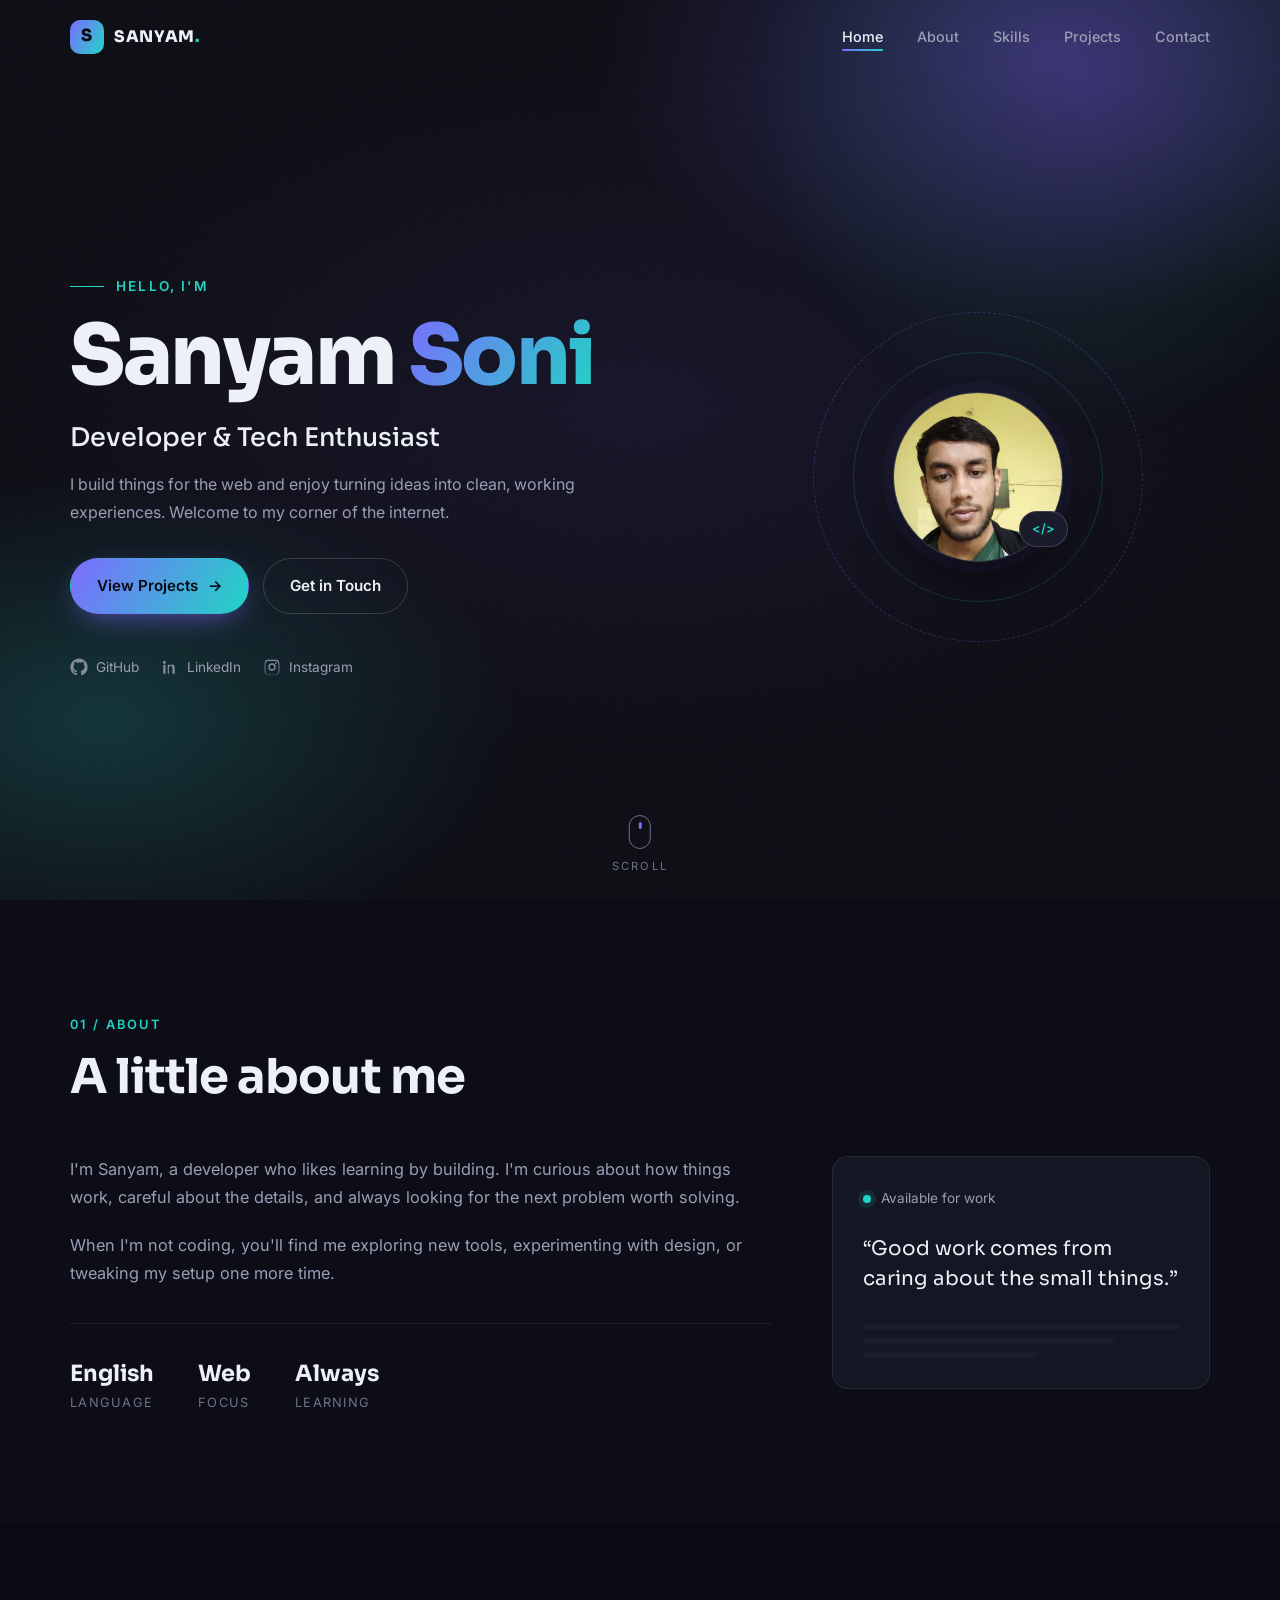
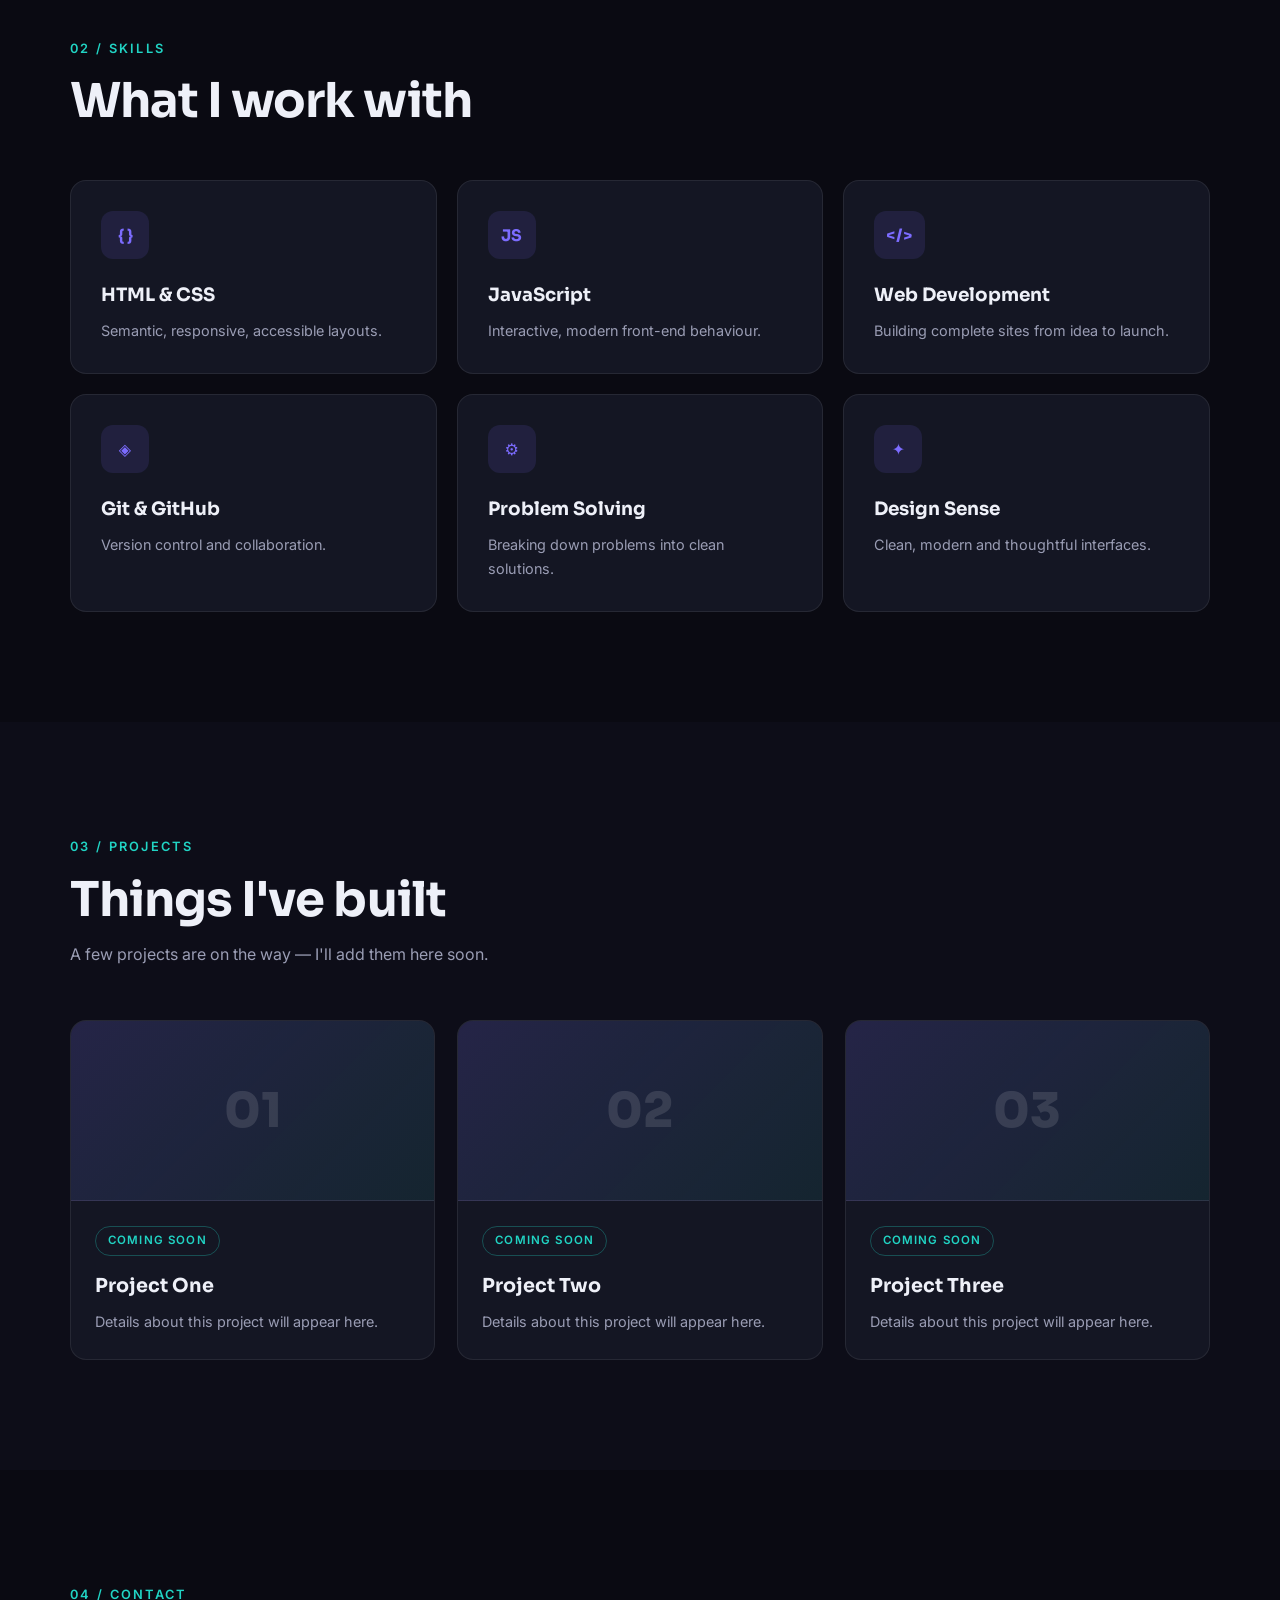
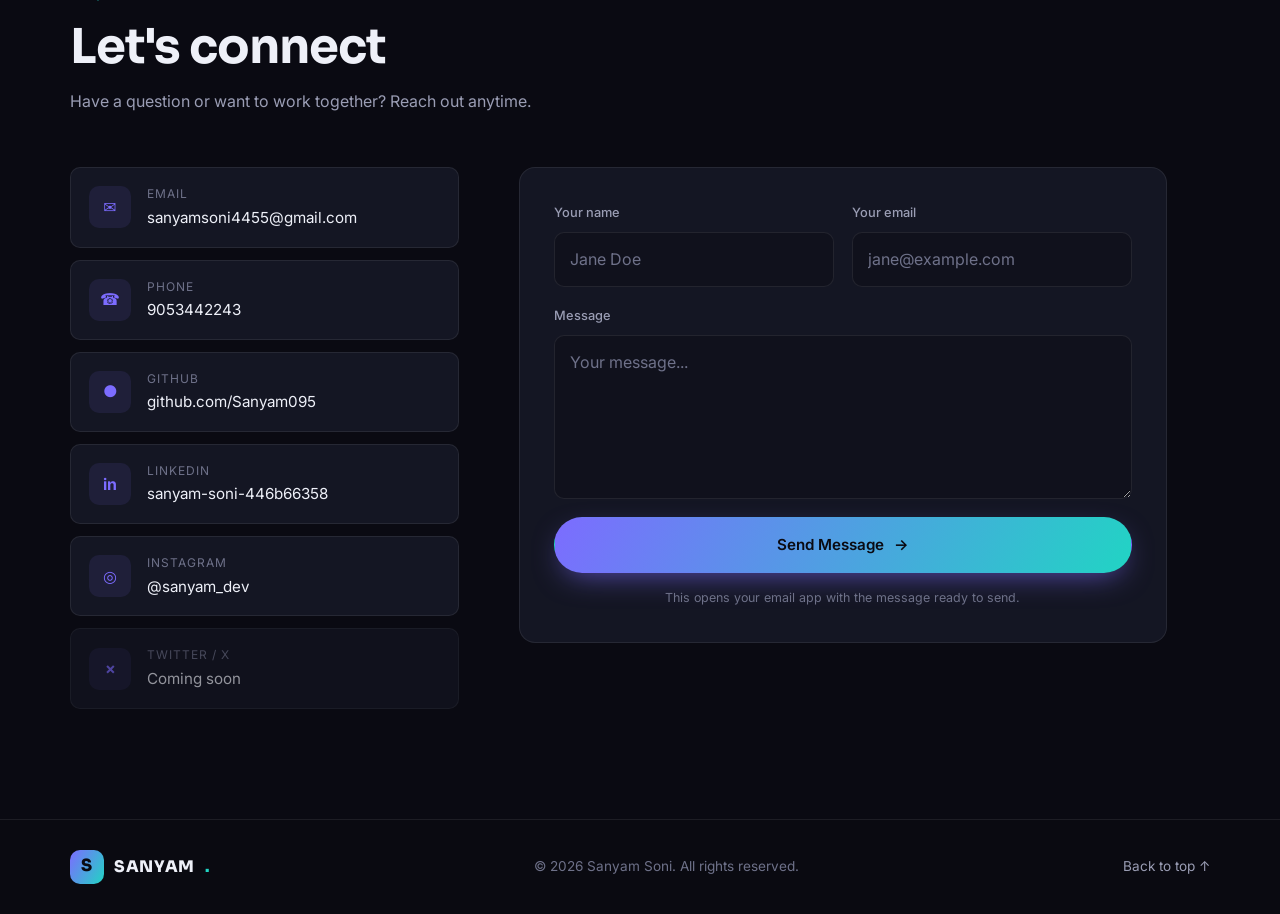
<file: my portfolio/index.html>
<!DOCTYPE html>
<html lang="en">
<head>
    <meta charset="UTF-8">
    <meta name="viewport" content="width=device-width, initial-scale=1.0">
    <meta name="description" content="Sanyam Soni — Developer & Tech Enthusiast. My personal portfolio, projects and ways to get in touch.">
    <meta name="theme-color" content="#0a0a12">
    <title>Sanyam Soni — Portfolio</title>

    <!-- Progressive enhancement: only hide reveal elements when JS is available. -->
    <script>document.documentElement.classList.add("js");</script>

    <link rel="preconnect" href="https://fonts.googleapis.com">
    <link rel="preconnect" href="https://fonts.gstatic.com" crossorigin>
    <link href="https://fonts.googleapis.com/css2?family=Sora:wght@400;500;600;700;800&family=Inter:wght@400;500;600&display=swap" rel="stylesheet">
    <link rel="stylesheet" href="style.css">
</head>
<body>
    <!-- ===== Navigation ===== -->
    <header class="site-header" id="top">
        <nav class="nav container" aria-label="Main navigation">
            <a href="#home" class="nav-logo" aria-label="Portfolio home">
                <span class="logo-mark" id="logoMark">S</span>
                <span class="logo-text"><span id="logoText">SANYAM</span><span class="logo-dot">.</span></span>
            </a>

            <button class="nav-toggle" id="navToggle" aria-label="Toggle menu" aria-expanded="false" aria-controls="navMenu">
                <span></span><span></span><span></span>
            </button>

            <ul class="nav-menu" id="navMenu">
                <li><a href="#home" class="nav-link">Home</a></li>
                <li><a href="#about" class="nav-link">About</a></li>
                <li><a href="#skills" class="nav-link">Skills</a></li>
                <li><a href="#projects" class="nav-link">Projects</a></li>
                <li><a href="#contact" class="nav-link">Contact</a></li>
            </ul>
        </nav>
    </header>

    <main>
        <!-- ===== Hero ===== -->
        <section class="hero" id="home">
            <div class="hero-glow" aria-hidden="true"></div>
            <div class="container hero-inner">
                <div class="hero-content reveal">
                    <p class="eyebrow"><span class="eyebrow-line"></span> <span id="homeLabel">Hello, I'm</span></p>
                    <h1 class="hero-title"><span id="heroFirst">Sanyam</span> <span class="gradient-text" id="heroLast">Soni</span></h1>
                    <h2 class="hero-subtitle" id="heroRole">Developer &amp; Tech Enthusiast</h2>
                    <p class="hero-desc" id="heroDescription">I build things for the web and enjoy turning ideas into clean, working experiences. Welcome to my corner of the internet.</p>
                    <div class="hero-actions">
                        <a href="#projects" class="btn btn-primary">View Projects <span aria-hidden="true">&rarr;</span></a>
                        <a href="#contact" class="btn btn-ghost">Get in Touch</a>
                    </div>
                    <div class="hero-socials" id="heroSocials">
                        <a href="https://github.com/Sanyam095" target="_blank" rel="noopener noreferrer" aria-label="GitHub"><i class="icon-gh" aria-hidden="true"></i><span>GitHub</span></a>
                        <a href="https://www.linkedin.com/in/sanyam-soni-446b66358" target="_blank" rel="noopener noreferrer" aria-label="LinkedIn"><i class="icon-in" aria-hidden="true"></i><span>LinkedIn</span></a>
                        <a href="https://www.instagram.com/sanyam_dev/" target="_blank" rel="noopener noreferrer" aria-label="Instagram"><i class="icon-ig" aria-hidden="true"></i><span>Instagram</span></a>
                    </div>
                </div>

                <div class="hero-visual reveal">
                    <div class="visual-ring ring-1"></div>
                    <div class="visual-ring ring-2"></div>
                    <div class="visual-avatar">
                        <span class="avatar-letter" id="avatarLetter">S</span>
                        <span class="avatar-badge">&lt;/&gt;</span>
                    </div>
                </div>
            </div>

            <a href="#about" class="scroll-cue" aria-label="Scroll to about section">
                <span class="mouse"><span class="wheel"></span></span>
                <span class="scroll-text">Scroll</span>
            </a>
        </section>

        <!-- ===== About ===== -->
        <section class="section about" id="about">
            <div class="container">
                <div class="section-heading reveal">
                    <span class="section-tag">01 / About</span>
                    <h2>A little about me</h2>
                </div>
                <div class="about-grid">
                    <div class="about-text reveal">
                        <div id="aboutParagraphs">
                            <p>I'm Sanyam, a developer who likes learning by building. I'm curious about how things work, careful about the details, and always looking for the next problem worth solving.</p>
                            <p>When I'm not coding, you'll find me exploring new tools, experimenting with design, or tweaking my setup one more time.</p>
                        </div>
                        <div class="about-facts" id="aboutFacts">
                            <div class="fact"><span class="fact-value">English</span><span class="fact-label">Language</span></div>
                            <div class="fact"><span class="fact-value">Web</span><span class="fact-label">Focus</span></div>
                            <div class="fact"><span class="fact-value">Always</span><span class="fact-label">Learning</span></div>
                        </div>
                    </div>
                    <div class="about-card reveal">
                        <div class="about-card-top"><span class="status-dot"></span> <span id="availabilityText">Available for work</span></div>
                        <p class="about-card-quote" id="aboutQuote">“Good work comes from caring about the small things.”</p>
                        <div class="about-card-lines"><span></span><span></span><span></span></div>
                    </div>
                </div>
            </div>
        </section>

        <!-- ===== Skills ===== -->
        <section class="section skills" id="skills">
            <div class="container">
                <div class="section-heading reveal">
                    <span class="section-tag">02 / Skills</span>
                    <h2>What I work with</h2>
                </div>
                <div class="skills-grid" id="skillsGrid">
                    <div class="skill-card reveal"><span class="skill-icon">{ }</span><h3>HTML &amp; CSS</h3><p>Semantic, responsive, accessible layouts.</p></div>
                    <div class="skill-card reveal"><span class="skill-icon">JS</span><h3>JavaScript</h3><p>Interactive, modern front-end behaviour.</p></div>
                    <div class="skill-card reveal"><span class="skill-icon">&lt;/&gt;</span><h3>Web Development</h3><p>Building complete sites from idea to launch.</p></div>
                    <div class="skill-card reveal"><span class="skill-icon">&#9672;</span><h3>Git &amp; GitHub</h3><p>Version control and collaboration.</p></div>
                    <div class="skill-card reveal"><span class="skill-icon">&#9881;</span><h3>Problem Solving</h3><p>Breaking down problems into clean solutions.</p></div>
                    <div class="skill-card reveal"><span class="skill-icon">&#10022;</span><h3>Design Sense</h3><p>Clean, modern and thoughtful interfaces.</p></div>
                </div>
            </div>
        </section>

        <!-- ===== Projects ===== -->
        <section class="section projects" id="projects">
            <div class="container">
                <div class="section-heading reveal">
                    <span class="section-tag">03 / Projects</span>
                    <h2>Things I've built</h2>
                    <p class="section-intro">A few projects are on the way — I'll add them here soon.</p>
                </div>
                <div class="projects-grid" id="projectsGrid">
                    <article class="project-card placeholder reveal"><div class="project-thumb"><span>01</span></div><div class="project-body"><span class="project-badge">Coming Soon</span><h3>Project One</h3><p>Details about this project will appear here.</p></div></article>
                    <article class="project-card placeholder reveal"><div class="project-thumb"><span>02</span></div><div class="project-body"><span class="project-badge">Coming Soon</span><h3>Project Two</h3><p>Details about this project will appear here.</p></div></article>
                    <article class="project-card placeholder reveal"><div class="project-thumb"><span>03</span></div><div class="project-body"><span class="project-badge">Coming Soon</span><h3>Project Three</h3><p>Details about this project will appear here.</p></div></article>
                </div>
            </div>
        </section>

        <!-- ===== Contact ===== -->
        <section class="section contact" id="contact">
            <div class="container">
                <div class="section-heading reveal">
                    <span class="section-tag">04 / Contact</span>
                    <h2>Let's connect</h2>
                    <p class="section-intro">Have a question or want to work together? Reach out anytime.</p>
                </div>

                <div class="contact-grid">
                    <div class="contact-details reveal" id="contactDetails">
                        <a class="contact-item" href="mailto:sanyamsoni4455@gmail.com"><span class="contact-icon">&#9993;</span><span class="contact-meta"><span class="contact-label">Email</span><span class="contact-value">sanyamsoni4455@gmail.com</span></span></a>
                        <a class="contact-item" href="tel:9053442243"><span class="contact-icon">&#9742;</span><span class="contact-meta"><span class="contact-label">Phone</span><span class="contact-value">9053442243</span></span></a>
                        <a class="contact-item" href="https://github.com/Sanyam095" target="_blank" rel="noopener noreferrer"><span class="contact-icon">&#9679;</span><span class="contact-meta"><span class="contact-label">GitHub</span><span class="contact-value">github.com/Sanyam095</span></span></a>
                        <a class="contact-item" href="https://www.linkedin.com/in/sanyam-soni-446b66358" target="_blank" rel="noopener noreferrer"><span class="contact-icon">in</span><span class="contact-meta"><span class="contact-label">LinkedIn</span><span class="contact-value">sanyam-soni-446b66358</span></span></a>
                        <a class="contact-item" href="https://www.instagram.com/sanyam_dev/" target="_blank" rel="noopener noreferrer"><span class="contact-icon">&#9678;</span><span class="contact-meta"><span class="contact-label">Instagram</span><span class="contact-value">@sanyam_dev</span></span></a>
                        <div class="contact-item is-muted"><span class="contact-icon">&#215;</span><span class="contact-meta"><span class="contact-label">Twitter / X</span><span class="contact-value">Coming soon</span></span></div>
                    </div>

                    <form class="contact-form reveal" id="contactForm">
                        <div class="form-row">
                            <div class="form-group">
                                <label for="name">Your name</label>
                                <input type="text" id="name" name="name" placeholder="Jane Doe" autocomplete="name" required>
                            </div>
                            <div class="form-group">
                                <label for="email">Your email</label>
                                <input type="email" id="email" name="email" placeholder="jane@example.com" autocomplete="email" required>
                            </div>
                        </div>
                        <div class="form-group">
                            <label for="message">Message</label>
                            <textarea id="message" name="message" rows="5" placeholder="Your message..." required></textarea>
                        </div>
                        <button type="submit" class="btn btn-primary btn-full">Send Message <span aria-hidden="true">&rarr;</span></button>
                        <p class="form-note" id="formNote" role="status">This opens your email app with the message ready to send.</p>
                    </form>
                </div>
            </div>
        </section>
    </main>

    <!-- ===== Footer ===== -->
    <footer class="site-footer">
        <div class="container footer-inner">
            <a href="#top" class="footer-logo"><span class="logo-mark" id="footerMark">S</span> <span id="footerBrand">SANYAM</span><span class="logo-dot">.</span></a>
            <p class="footer-copy">&copy; <span id="year">2026</span> <span id="footerName">Sanyam Soni</span>. <span id="footerNote">All rights reserved.</span></p>
            <a href="#top" class="back-to-top">Back to top &uarr;</a>
        </div>
    </footer>

    <script src="data.js"></script>
    <script src="script.js"></script>
</body>
</html>
</file>
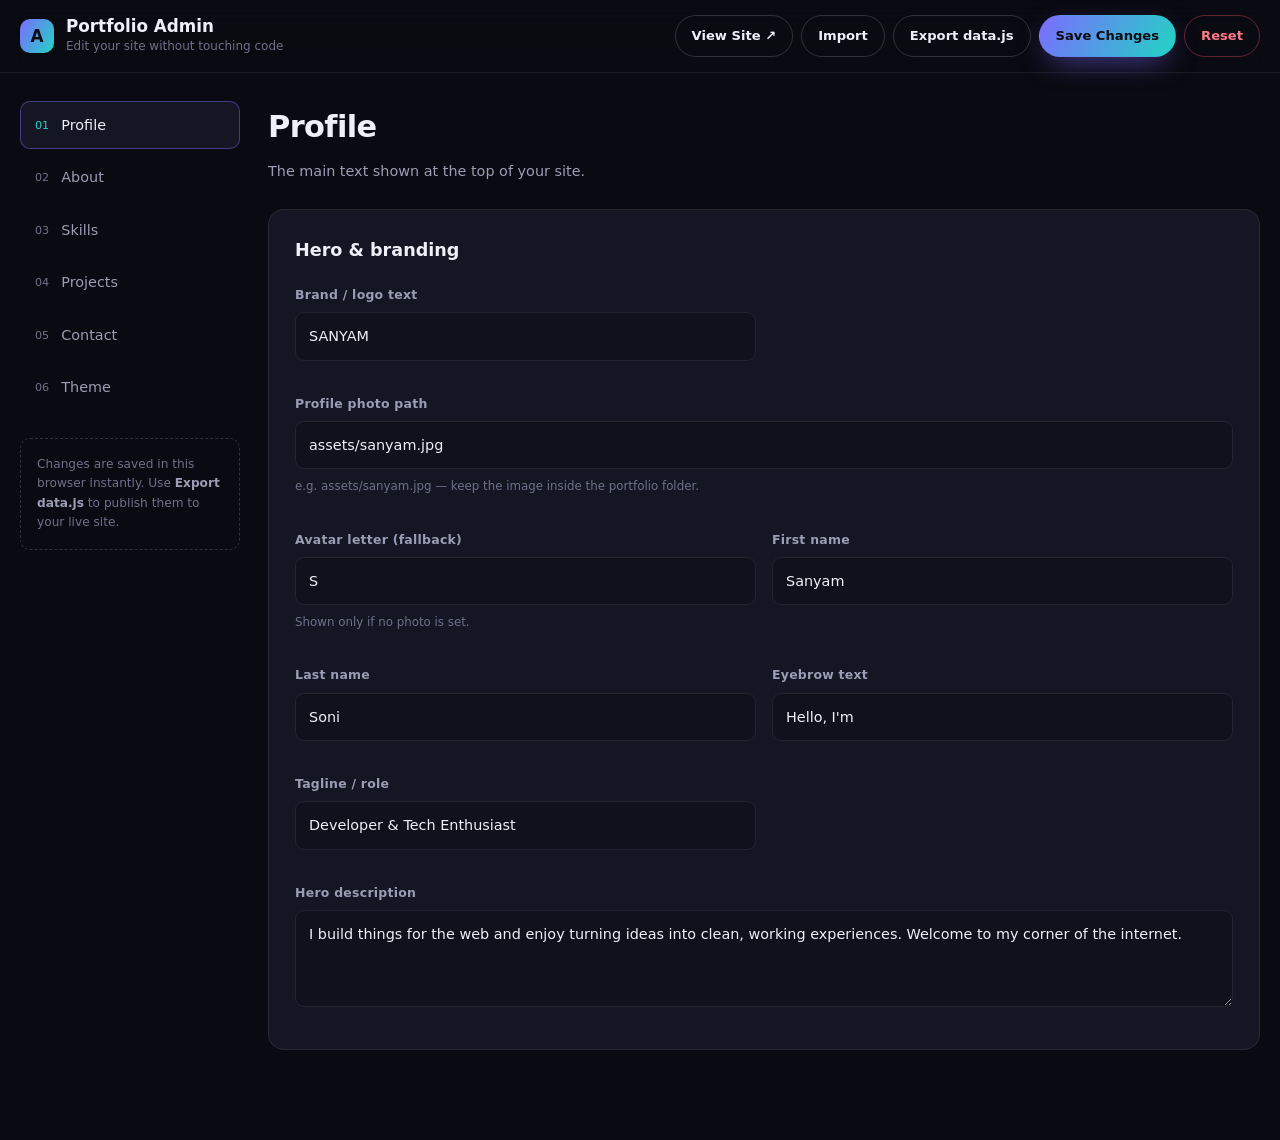
<file: my portfolio/admin.html>
<!DOCTYPE html>
<html lang="en">
<head>
    <meta charset="UTF-8">
    <meta name="viewport" content="width=device-width, initial-scale=1.0">
    <meta name="theme-color" content="#0a0a12">
    <meta name="robots" content="noindex, nofollow">
    <title>Portfolio Admin — Sanyam Soni</title>
    <link rel="stylesheet" href="style.css">
    <link rel="stylesheet" href="admin.css">
</head>
<body class="admin-body">
    <header class="admin-header">
        <div class="admin-header-inner">
            <div class="admin-brand">
                <span class="logo-mark">A</span>
                <div>
                    <strong>Portfolio Admin</strong>
                    <small>Edit your site without touching code</small>
                </div>
            </div>
            <div class="admin-actions">
                <button class="btn btn-ghost btn-sm" id="btnView">View Site &#8599;</button>
                <button class="btn btn-ghost btn-sm" id="btnImport">Import</button>
                <button class="btn btn-ghost btn-sm" id="btnExport">Export data.js</button>
                <button class="btn btn-primary btn-sm" id="btnSave">Save Changes</button>
                <button class="btn btn-danger btn-sm" id="btnReset">Reset</button>
                <input type="file" id="fileInput" accept=".js,.json,text/javascript,application/json" hidden>
            </div>
        </div>
    </header>

    <div class="admin-layout">
        <aside class="admin-sidebar" aria-label="Admin sections">
            <button class="side-link active" data-panel="profile"><span>01</span> Profile</button>
            <button class="side-link" data-panel="about"><span>02</span> About</button>
            <button class="side-link" data-panel="skills"><span>03</span> Skills</button>
            <button class="side-link" data-panel="projects"><span>04</span> Projects</button>
            <button class="side-link" data-panel="contact"><span>05</span> Contact</button>
            <button class="side-link" data-panel="theme"><span>06</span> Theme</button>
            <div class="sidebar-foot">
                <p>Changes are saved in this browser instantly. Use <strong>Export data.js</strong> to publish them to your live site.</p>
            </div>
        </aside>

        <main class="admin-main" id="adminMain"><!-- panels built by admin.js --></main>
    </div>

    <div class="admin-toast" id="toast" role="status" aria-live="polite"></div>

    <script src="data.js"></script>
    <script src="admin.js"></script>
</body>
</html>
</file>
<file: my portfolio/style.css>
/* ============================================================
   Sanyam Soni — Portfolio styles
   Dark, modern, responsive. No external frameworks.
   ============================================================ */

/* ---------- Design tokens ---------- */
:root {
    --bg: #0a0a12;
    --bg-soft: #10111c;
    --surface: #141623;
    --surface-2: #1a1c2c;
    --border: rgba(255, 255, 255, 0.08);
    --border-strong: rgba(255, 255, 255, 0.16);

    --text: #eef0f8;
    --text-muted: #9a9db4;
    --text-dim: #6e7189;

    --accent: #7c6cff;
    --accent-2: #21d4c4;
    --gradient: linear-gradient(120deg, #7c6cff 0%, #21d4c4 100%);

    --radius: 16px;
    --radius-sm: 10px;
    --max: 1140px;
    --header-h: 74px;

    --font-head: "Sora", system-ui, -apple-system, sans-serif;
    --font-body: "Inter", system-ui, -apple-system, sans-serif;
}

/* ---------- Reset ---------- */
*, *::before, *::after { box-sizing: border-box; }
html {
    scroll-behavior: smooth;
    scroll-padding-top: var(--header-h);

    /* ===== Wallpaper: layered aurora glows + fine grain (theme-aware) ===== */
    background-color: var(--bg);
    /* Fallback for browsers without color-mix() */
    background-image:
        url("data:image/svg+xml,%3Csvg xmlns='http://www.w3.org/2000/svg' width='180' height='180'%3E%3Cfilter id='n'%3E%3CfeTurbulence type='fractalNoise' baseFrequency='0.85' numOctaves='3' stitchTiles='stitch'/%3E%3CfeColorMatrix type='saturate' values='0'/%3E%3C/filter%3E%3Crect width='100%25' height='100%25' filter='url(%23n)' opacity='0.05'/%3E%3C/svg%3E"),
        radial-gradient(ellipse 55% 45% at 82% 6%, rgba(124, 108, 255, 0.3), transparent 65%),
        radial-gradient(ellipse 50% 42% at 8% 80%, rgba(33, 212, 196, 0.2), transparent 65%),
        radial-gradient(ellipse 70% 55% at 50% 45%, rgba(124, 108, 255, 0.09), transparent 72%);
    background-repeat: repeat, no-repeat, no-repeat, no-repeat;
    background-size: 180px 180px, auto, auto, auto;
    background-attachment: fixed;
}
/* Same wallpaper, but colors follow the theme picked in the admin panel. */
@supports (background: color-mix(in srgb, red 20%, transparent)) {
    html {
        background-image:
            url("data:image/svg+xml,%3Csvg xmlns='http://www.w3.org/2000/svg' width='180' height='180'%3E%3Cfilter id='n'%3E%3CfeTurbulence type='fractalNoise' baseFrequency='0.85' numOctaves='3' stitchTiles='stitch'/%3E%3CfeColorMatrix type='saturate' values='0'/%3E%3C/filter%3E%3Crect width='100%25' height='100%25' filter='url(%23n)' opacity='0.05'/%3E%3C/svg%3E"),
            radial-gradient(ellipse 55% 45% at 82% 6%, color-mix(in srgb, var(--accent) 30%, transparent), transparent 65%),
            radial-gradient(ellipse 50% 42% at 8% 80%, color-mix(in srgb, var(--accent-2) 20%, transparent), transparent 65%),
            radial-gradient(ellipse 70% 55% at 50% 45%, color-mix(in srgb, var(--accent) 9%, transparent), transparent 72%);
    }
}
body {
    margin: 0;
    background: transparent;
    color: var(--text);
    font-family: var(--font-body);
    font-size: 16px;
    line-height: 1.7;
    -webkit-font-smoothing: antialiased;
    overflow-x: hidden;
}
img { max-width: 100%; display: block; }
a { color: inherit; text-decoration: none; }
button, input, textarea { font: inherit; }
ul { list-style: none; margin: 0; padding: 0; }

.container { width: min(100% - 44px, var(--max)); margin-inline: auto; }

/* ---------- Buttons ---------- */
.btn {
    display: inline-flex;
    align-items: center;
    gap: 10px;
    padding: 14px 26px;
    border-radius: 100px;
    font-weight: 600;
    font-size: 0.95rem;
    border: 1px solid transparent;
    cursor: pointer;
    transition: transform 0.2s ease, box-shadow 0.2s ease, background 0.2s ease, border-color 0.2s ease;
}
.btn span { transition: transform 0.2s ease; }
.btn:hover span { transform: translateX(4px); }
.btn-primary {
    background: var(--gradient);
    color: #0a0a12;
    box-shadow: 0 10px 30px -10px rgba(124, 108, 255, 0.7);
}
.btn-primary:hover { transform: translateY(-2px); box-shadow: 0 16px 36px -10px rgba(124, 108, 255, 0.85); }
.btn-ghost { border-color: var(--border-strong); color: var(--text); background: transparent; }
.btn-ghost:hover { border-color: var(--accent); background: rgba(124, 108, 255, 0.08); }
.btn-full { width: 100%; justify-content: center; }

/* ---------- Header / Nav ---------- */
.site-header {
    position: fixed;
    inset: 0 0 auto 0;
    z-index: 100;
    height: var(--header-h);
    display: flex;
    align-items: center;
    border-bottom: 1px solid transparent;
    transition: background 0.3s ease, border-color 0.3s ease, backdrop-filter 0.3s ease;
}
.site-header.scrolled {
    background: rgba(10, 10, 18, 0.82);
    border-bottom-color: var(--border);
    backdrop-filter: blur(14px);
    -webkit-backdrop-filter: blur(14px);
}
.nav { display: flex; align-items: center; justify-content: space-between; }
.nav-logo, .footer-logo { display: inline-flex; align-items: center; gap: 10px; font-family: var(--font-head); font-weight: 800; letter-spacing: 0.04em; }
.logo-mark {
    display: grid; place-items: center;
    width: 34px; height: 34px;
    border-radius: 10px;
    background: var(--gradient);
    color: #0a0a12;
    font-weight: 800;
    font-size: 1.05rem;
}
.logo-dot { color: var(--accent-2); }
.nav-menu { display: flex; align-items: center; gap: 34px; }
.nav-link {
    font-size: 0.9rem;
    font-weight: 500;
    color: var(--text-muted);
    position: relative;
    transition: color 0.2s ease;
}
.nav-link::after {
    content: "";
    position: absolute;
    left: 0; bottom: -6px;
    width: 0; height: 2px;
    background: var(--gradient);
    border-radius: 2px;
    transition: width 0.25s ease;
}
.nav-link:hover, .nav-link.active { color: var(--text); }
.nav-link:hover::after, .nav-link.active::after { width: 100%; }

.nav-toggle {
    display: none;
    flex-direction: column;
    gap: 5px;
    background: none;
    border: 0;
    cursor: pointer;
    padding: 6px;
}
.nav-toggle span {
    width: 24px; height: 2px;
    background: var(--text);
    border-radius: 2px;
    transition: transform 0.25s ease, opacity 0.25s ease;
}
.nav-toggle[aria-expanded="true"] span:nth-child(1) { transform: translateY(7px) rotate(45deg); }
.nav-toggle[aria-expanded="true"] span:nth-child(2) { opacity: 0; }
.nav-toggle[aria-expanded="true"] span:nth-child(3) { transform: translateY(-7px) rotate(-45deg); }

/* ---------- Hero ---------- */
.hero {
    position: relative;
    min-height: 100vh;
    min-height: 100svh;
    display: flex;
    align-items: center;
    padding-top: var(--header-h);
    overflow: hidden;
}
.hero-glow {
    position: absolute;
    width: 700px; height: 700px;
    top: -260px; right: -160px;
    background: radial-gradient(circle, rgba(124, 108, 255, 0.18), rgba(33, 212, 196, 0.06) 45%, transparent 70%);
    filter: blur(10px);
    pointer-events: none;
}
.hero-inner {
    position: relative;
    display: grid;
    grid-template-columns: 1.15fr 0.85fr;
    align-items: center;
    gap: 50px;
    padding-block: 70px 90px;
}
.eyebrow { display: flex; align-items: center; gap: 12px; color: var(--accent-2); font-weight: 600; font-size: 0.85rem; letter-spacing: 0.16em; text-transform: uppercase; margin: 0 0 14px; }
.eyebrow-line { width: 34px; height: 1px; background: var(--accent-2); }
.hero-title { font-family: var(--font-head); font-size: clamp(2.8rem, 7vw, 5.2rem); line-height: 1.05; margin: 0; font-weight: 800; letter-spacing: -0.03em; }
.gradient-text { background: var(--gradient); -webkit-background-clip: text; background-clip: text; color: transparent; }
.hero-subtitle { font-family: var(--font-head); font-size: clamp(1.1rem, 2.6vw, 1.6rem); color: var(--text); font-weight: 500; margin: 16px 0 12px; }
.hero-desc { color: var(--text-muted); max-width: 520px; margin: 0 0 32px; }
.hero-actions { display: flex; flex-wrap: wrap; gap: 14px; }
.hero-socials { display: flex; gap: 22px; margin-top: 42px; flex-wrap: wrap; }
.hero-socials a { display: inline-flex; align-items: center; gap: 8px; font-size: 0.85rem; color: var(--text-muted); transition: color 0.2s ease; }
.hero-socials a:hover { color: var(--text); }

/* tiny CSS-drawn brand glyphs */
.hero-socials i { width: 18px; height: 18px; display: inline-block; opacity: 0.85; }
.icon-gh { background: currentColor; -webkit-mask: url("data:image/svg+xml,%3Csvg xmlns='http://www.w3.org/2000/svg' viewBox='0 0 24 24'%3E%3Cpath d='M12 .5A11.5 11.5 0 0 0 .5 12a11.5 11.5 0 0 0 7.86 10.92c.58.1.79-.25.79-.56v-2.2c-3.2.7-3.88-1.36-3.88-1.36-.52-1.33-1.28-1.68-1.28-1.68-1.05-.72.08-.7.08-.7 1.16.08 1.77 1.19 1.77 1.19 1.03 1.77 2.7 1.26 3.36.96.1-.75.4-1.26.73-1.55-2.55-.29-5.24-1.28-5.24-5.7 0-1.26.45-2.29 1.19-3.1-.12-.29-.52-1.46.11-3.05 0 0 .97-.31 3.17 1.18a10.9 10.9 0 0 1 5.77 0c2.2-1.49 3.16-1.18 3.16-1.18.63 1.59.23 2.76.12 3.05.74.81 1.18 1.84 1.18 3.1 0 4.43-2.69 5.4-5.25 5.69.41.36.78 1.06.78 2.14v3.17c0 .31.21.67.8.56A11.5 11.5 0 0 0 23.5 12 11.5 11.5 0 0 0 12 .5z'/%3E%3C/svg%3E") center/contain no-repeat; mask: url("data:image/svg+xml,%3Csvg xmlns='http://www.w3.org/2000/svg' viewBox='0 0 24 24'%3E%3Cpath d='M12 .5A11.5 11.5 0 0 0 .5 12a11.5 11.5 0 0 0 7.86 10.92c.58.1.79-.25.79-.56v-2.2c-3.2.7-3.88-1.36-3.88-1.36-.52-1.33-1.28-1.68-1.28-1.68-1.05-.72.08-.7.08-.7 1.16.08 1.77 1.19 1.77 1.19 1.03 1.77 2.7 1.26 3.36.96.1-.75.4-1.26.73-1.55-2.55-.29-5.24-1.28-5.24-5.7 0-1.26.45-2.29 1.19-3.1-.12-.29-.52-1.46.11-3.05 0 0 .97-.31 3.17 1.18a10.9 10.9 0 0 1 5.77 0c2.2-1.49 3.16-1.18 3.16-1.18.63 1.59.23 2.76.12 3.05.74.81 1.18 1.84 1.18 3.1 0 4.43-2.69 5.4-5.25 5.69.41.36.78 1.06.78 2.14v3.17c0 .31.21.67.8.56A11.5 11.5 0 0 0 23.5 12 11.5 11.5 0 0 0 12 .5z'/%3E%3C/svg%3E") center/contain no-repeat; }
.icon-in { background: currentColor; -webkit-mask: url("data:image/svg+xml,%3Csvg xmlns='http://www.w3.org/2000/svg' viewBox='0 0 24 24'%3E%3Cpath d='M4.5 3.5A2 2 0 1 0 4.5 7.5 2 2 0 0 0 4.5 3.5zM3 9h3v12H3zM9 9h2.9v1.7h.05A3.2 3.2 0 0 1 14.6 8.7c3.1 0 3.7 2 3.7 4.6V21h-3v-6.7c0-1.6 0-3.6-2.2-3.6s-2.5 1.7-2.5 3.5V21H9z'/%3E%3C/svg%3E") center/contain no-repeat; mask: url("data:image/svg+xml,%3Csvg xmlns='http://www.w3.org/2000/svg' viewBox='0 0 24 24'%3E%3Cpath d='M4.5 3.5A2 2 0 1 0 4.5 7.5 2 2 0 0 0 4.5 3.5zM3 9h3v12H3zM9 9h2.9v1.7h.05A3.2 3.2 0 0 1 14.6 8.7c3.1 0 3.7 2 3.7 4.6V21h-3v-6.7c0-1.6 0-3.6-2.2-3.6s-2.5 1.7-2.5 3.5V21H9z'/%3E%3C/svg%3E") center/contain no-repeat; }
.icon-ig { background: currentColor; -webkit-mask: url("data:image/svg+xml,%3Csvg xmlns='http://www.w3.org/2000/svg' viewBox='0 0 24 24'%3E%3Cpath d='M12 2.2c3.2 0 3.6 0 4.9.07 1.17.05 1.8.25 2.23.42.56.22.96.48 1.38.9.42.42.68.82.9 1.38.17.42.37 1.06.42 2.23.06 1.27.07 1.65.07 4.9s-.01 3.63-.07 4.9c-.05 1.17-.25 1.8-.42 2.23-.22.56-.48.96-.9 1.38-.42.42-.82.68-1.38.9-.42.17-1.06.37-2.23.42-1.27.06-1.65.07-4.9.07s-3.63-.01-4.9-.07c-1.17-.05-1.8-.25-2.23-.42a3.8 3.8 0 0 1-1.38-.9 3.8 3.8 0 0 1-.9-1.38c-.17-.42-.37-1.06-.42-2.23C2.21 15.63 2.2 15.25 2.2 12s.01-3.63.07-4.9c.05-1.17.25-1.8.42-2.23.22-.56.48-.96.9-1.38.42-.42.82-.68 1.38-.9.42-.17 1.06-.37 2.23-.42C8.37 2.21 8.75 2.2 12 2.2zm0 1.8c-3.15 0-3.5.01-4.74.07-.94.04-1.45.2-1.79.33-.45.18-.77.39-1.11.73-.34.34-.55.66-.73 1.11-.13.34-.29.85-.33 1.79C3.21 9.5 3.2 9.85 3.2 13s.01 3.5.07 4.74c.04.94.2 1.45.33 1.79.18.45.39.77.73 1.11.34.34.66.55 1.11.73.34.13.85.29 1.79.33 1.24.06 1.59.07 4.74.07s3.5-.01 4.74-.07c.94-.04 1.45-.2 1.79-.33.45-.18.77-.39 1.11-.73.34-.34.55-.66.73-1.11.13-.34.29-.85.33-1.79.06-1.24.07-1.59.07-4.74s-.01-3.5-.07-4.74c-.04-.94-.2-1.45-.33-1.79a3 3 0 0 0-.73-1.11 3 3 0 0 0-1.11-.73c-.34-.13-.85-.29-1.79-.33C15.5 4.01 15.15 4 12 4zm0 3.1A4.9 4.9 0 1 1 12 16.9 4.9 4.9 0 0 1 12 7.1zm0 1.8a3.1 3.1 0 1 0 0 6.2 3.1 3.1 0 0 0 0-6.2zm5.1-2.9a1.15 1.15 0 1 1 0 2.3 1.15 1.15 0 0 1 0-2.3z'/%3E%3C/svg%3E") center/contain no-repeat; mask: url("data:image/svg+xml,%3Csvg xmlns='http://www.w3.org/2000/svg' viewBox='0 0 24 24'%3E%3Cpath d='M12 2.2c3.2 0 3.6 0 4.9.07 1.17.05 1.8.25 2.23.42.56.22.96.48 1.38.9.42.42.68.82.9 1.38.17.42.37 1.06.42 2.23.06 1.27.07 1.65.07 4.9s-.01 3.63-.07 4.9c-.05 1.17-.25 1.8-.42 2.23-.22.56-.48.96-.9 1.38-.42.42-.82.68-1.38.9-.42.17-1.06.37-2.23.42-1.27.06-1.65.07-4.9.07s-3.63-.01-4.9-.07c-1.17-.05-1.8-.25-2.23-.42a3.8 3.8 0 0 1-1.38-.9 3.8 3.8 0 0 1-.9-1.38c-.17-.42-.37-1.06-.42-2.23C2.21 15.63 2.2 15.25 2.2 12s.01-3.63.07-4.9c.05-1.17.25-1.8.42-2.23.22-.56.48-.96.9-1.38.42-.42.82-.68 1.38-.9.42-.17 1.06-.37 2.23-.42C8.37 2.21 8.75 2.2 12 2.2zm0 1.8c-3.15 0-3.5.01-4.74.07-.94.04-1.45.2-1.79.33-.45.18-.77.39-1.11.73-.34.34-.55.66-.73 1.11-.13.34-.29.85-.33 1.79C3.21 9.5 3.2 9.85 3.2 13s.01 3.5.07 4.74c.04.94.2 1.45.33 1.79.18.45.39.77.73 1.11.34.34.66.55 1.11.73.34.13.85.29 1.79.33 1.24.06 1.59.07 4.74.07s3.5-.01 4.74-.07c.94-.04 1.45-.2 1.79-.33.45-.18.77-.39 1.11-.73.34-.34.55-.66.73-1.11.13-.34.29-.85.33-1.79.06-1.24.07-1.59.07-4.74s-.01-3.5-.07-4.74c-.04-.94-.2-1.45-.33-1.79a3 3 0 0 0-.73-1.11 3 3 0 0 0-1.11-.73c-.34-.13-.85-.29-1.79-.33C15.5 4.01 15.15 4 12 4zm0 3.1A4.9 4.9 0 1 1 12 16.9 4.9 4.9 0 0 1 12 7.1zm0 1.8a3.1 3.1 0 1 0 0 6.2 3.1 3.1 0 0 0 0-6.2zm5.1-2.9a1.15 1.15 0 1 1 0 2.3 1.15 1.15 0 0 1 0-2.3z'/%3E%3C/svg%3E") center/contain no-repeat; }

/* hero visual */
.hero-visual { position: relative; display: grid; place-items: center; min-height: 380px; }
.visual-ring { position: absolute; border-radius: 50%; border: 1px solid var(--border); }
.ring-1 { width: 330px; height: 330px; animation: spin 26s linear infinite; border-style: dashed; border-color: rgba(124,108,255,.3); }
.ring-2 { width: 250px; height: 250px; border-color: rgba(33,212,196,.18); }
.visual-avatar {
    position: relative;
    width: 170px; height: 170px;
    border-radius: 50%;
    display: grid; place-items: center;
    background: linear-gradient(145deg, #1c1e2f, #0e0f1a);
    border: 1px solid var(--border-strong);
    box-shadow: 0 0 0 10px rgba(124,108,255,.05), 0 30px 60px -20px rgba(0,0,0,.7);
}
.avatar-letter { font-family: var(--font-head); font-size: 5rem; font-weight: 800; background: var(--gradient); -webkit-background-clip: text; background-clip: text; color: transparent; line-height: 1; }
.avatar-img {
    width: 100%; height: 100%;
    border-radius: 50%;
    object-fit: cover;
    object-position: center 42%;
    display: block;
}
.avatar-badge {
    position: absolute; bottom: 14px; right: -6px;
    background: var(--surface-2);
    border: 1px solid var(--border-strong);
    padding: 6px 12px; border-radius: 100px;
    font-family: var(--font-body);
    font-size: 0.8rem; color: var(--accent-2); font-weight: 600;
}
@keyframes spin { to { transform: rotate(360deg); } }

.scroll-cue { position: absolute; bottom: 24px; left: 50%; transform: translateX(-50%); display: flex; flex-direction: column; align-items: center; gap: 8px; color: var(--text-dim); font-size: 0.7rem; letter-spacing: 0.2em; text-transform: uppercase; }
.mouse { width: 22px; height: 34px; border: 1.5px solid var(--text-dim); border-radius: 12px; display: grid; justify-items: center; padding-top: 6px; }
.wheel { width: 3px; height: 7px; background: var(--accent); border-radius: 2px; animation: wheel 1.6s ease-in-out infinite; }
@keyframes wheel { 0%,100% { transform: translateY(0); opacity: 1; } 60% { transform: translateY(8px); opacity: 0.2; } }

/* ---------- Sections ---------- */
.section { padding-block: 110px; }
/* Translucent so the wallpaper stays visible behind each section. */
.about { background: color-mix(in srgb, var(--bg-soft) 58%, transparent); }
.skills { background: color-mix(in srgb, var(--bg) 35%, transparent); }
.projects { background: color-mix(in srgb, var(--bg-soft) 58%, transparent); }
.section-heading { margin-bottom: 52px; }
.section-tag { color: var(--accent-2); font-family: var(--font-body); font-size: 0.8rem; font-weight: 600; letter-spacing: 0.18em; text-transform: uppercase; }
.section-heading h2 { font-family: var(--font-head); font-size: clamp(2rem, 4.5vw, 3rem); margin: 12px 0 0; letter-spacing: -0.02em; line-height: 1.15; }
.section-intro { color: var(--text-muted); margin-top: 14px; max-width: 560px; }

/* About */
.about-grid { display: grid; grid-template-columns: 1.3fr 0.7fr; gap: 60px; align-items: start; }
.about-text p { color: var(--text-muted); margin: 0 0 20px; font-size: 1.02rem; }
.about-facts { display: flex; gap: 44px; flex-wrap: wrap; margin-top: 36px; padding-top: 30px; border-top: 1px solid var(--border); }
.fact { display: flex; flex-direction: column; }
.fact-value { font-family: var(--font-head); font-size: 1.4rem; font-weight: 700; color: var(--text); }
.fact-label { color: var(--text-dim); font-size: 0.8rem; letter-spacing: 0.1em; text-transform: uppercase; }
.about-card { background: var(--surface); border: 1px solid var(--border); border-radius: var(--radius); padding: 30px; }
.about-card-top { display: flex; align-items: center; gap: 10px; font-size: 0.85rem; color: var(--text-muted); }
.status-dot { width: 8px; height: 8px; border-radius: 50%; background: var(--accent-2); box-shadow: 0 0 0 5px rgba(33,212,196,.12); }
.about-card-quote { font-family: var(--font-head); font-size: 1.25rem; line-height: 1.5; margin: 24px 0 30px; color: var(--text); }
.about-card-lines { display: grid; gap: 8px; }
.about-card-lines span { height: 6px; border-radius: 100px; background: var(--surface-2); }
.about-card-lines span:nth-child(2) { width: 80%; }
.about-card-lines span:nth-child(3) { width: 55%; }

/* Skills */
.skills-grid { display: grid; grid-template-columns: repeat(3, 1fr); gap: 20px; }
.skill-card { background: var(--surface); border: 1px solid var(--border); border-radius: var(--radius); padding: 30px; transition: transform 0.25s ease, border-color 0.25s ease, background 0.25s ease; }
.skill-card:hover { transform: translateY(-6px); border-color: rgba(124,108,255,.5); background: var(--surface-2); }
.skill-icon { display: inline-grid; place-items: center; min-width: 48px; height: 48px; padding: 0 12px; border-radius: 12px; background: rgba(124,108,255,.12); color: var(--accent); font-family: var(--font-head); font-weight: 700; font-size: 1rem; margin-bottom: 20px; }
.skill-card h3 { font-family: var(--font-head); font-size: 1.15rem; margin: 0 0 8px; }
.skill-card p { color: var(--text-muted); font-size: 0.9rem; margin: 0; }

/* Projects */
.projects-grid { display: grid; grid-template-columns: repeat(3, 1fr); gap: 22px; }
.project-card { background: var(--surface); border: 1px solid var(--border); border-radius: var(--radius); overflow: hidden; transition: transform 0.25s ease, border-color 0.25s ease; }
.project-card:hover { transform: translateY(-6px); border-color: var(--border-strong); }
.project-thumb { height: 180px; display: grid; place-items: center; background: linear-gradient(135deg, rgba(124,108,255,.16), rgba(33,212,196,.08)); border-bottom: 1px solid var(--border); }
.project-thumb span { font-family: var(--font-head); font-size: 3rem; font-weight: 800; color: rgba(255,255,255,.12); }
.project-body { padding: 24px; }
.project-badge { display: inline-block; font-size: 0.72rem; font-weight: 600; letter-spacing: 0.1em; text-transform: uppercase; color: var(--accent-2); border: 1px solid rgba(33,212,196,.3); padding: 4px 12px; border-radius: 100px; margin-bottom: 14px; }
.project-body h3 { font-family: var(--font-head); font-size: 1.2rem; margin: 0 0 8px; }
.project-body p { color: var(--text-muted); font-size: 0.9rem; margin: 0; }

/* Contact */
.contact-grid { display: grid; grid-template-columns: 0.9fr 1.1fr; gap: 60px; align-items: start; }
.contact-details { display: grid; gap: 12px; }
.contact-item { display: flex; align-items: center; gap: 16px; padding: 16px 18px; background: var(--surface); border: 1px solid var(--border); border-radius: var(--radius-sm); transition: border-color 0.2s ease, transform 0.2s ease; }
a.contact-item:hover { border-color: rgba(124,108,255,.5); transform: translateX(4px); }
.contact-item.is-muted { opacity: 0.6; }
.contact-icon { flex: 0 0 42px; height: 42px; display: grid; place-items: center; border-radius: 10px; background: rgba(124,108,255,.1); color: var(--accent); font-weight: 700; font-size: 1rem; }
.contact-meta { display: flex; flex-direction: column; min-width: 0; }
.contact-label { font-size: 0.75rem; color: var(--text-dim); letter-spacing: 0.08em; text-transform: uppercase; }
.contact-value { color: var(--text); font-size: 0.95rem; overflow-wrap: anywhere; }
.contact-form { background: var(--surface); border: 1px solid var(--border); border-radius: var(--radius); padding: 34px; }
.form-row { display: grid; grid-template-columns: 1fr 1fr; gap: 18px; }
.form-group { display: flex; flex-direction: column; gap: 8px; margin-bottom: 18px; }
.form-group label { font-size: 0.8rem; color: var(--text-muted); font-weight: 500; }
.form-group input, .form-group textarea {
    background: var(--bg-soft);
    border: 1px solid var(--border);
    color: var(--text);
    border-radius: var(--radius-sm);
    padding: 13px 15px;
    outline: none;
    resize: vertical;
    transition: border-color 0.2s ease, box-shadow 0.2s ease;
}
.form-group input::placeholder, .form-group textarea::placeholder { color: var(--text-dim); }
.form-group input:focus, .form-group textarea:focus { border-color: var(--accent); box-shadow: 0 0 0 3px rgba(124,108,255,.15); }
.form-note { font-size: 0.78rem; color: var(--text-dim); margin: 14px 0 0; text-align: center; }

/* Footer */
.site-footer { border-top: 1px solid var(--border); padding-block: 30px; background: color-mix(in srgb, var(--bg) 70%, transparent); }
.footer-inner { display: flex; align-items: center; justify-content: space-between; gap: 20px; flex-wrap: wrap; }
.footer-logo { font-size: 1rem; }
.footer-copy { color: var(--text-dim); font-size: 0.85rem; margin: 0; }
.back-to-top { color: var(--text-muted); font-size: 0.85rem; transition: color 0.2s ease; }
.back-to-top:hover { color: var(--accent-2); }

/* ---------- Reveal animation ---------- */
/* Only animate when JS is active — without JS, everything is visible by default. */
.js .reveal { opacity: 0; transform: translateY(26px); transition: opacity 0.6s ease, transform 0.6s ease; }
.js .reveal.visible { opacity: 1; transform: none; }

/* ---------- Responsive ---------- */
@media (max-width: 900px) {
    .hero-inner { grid-template-columns: 1fr; text-align: center; padding-top: 60px; }
    .eyebrow { justify-content: center; }
    .hero-desc { margin-inline: auto; }
    .hero-actions, .hero-socials { justify-content: center; }
    .hero-visual { grid-row: 1; min-height: 280px; }
    .about-grid, .contact-grid { grid-template-columns: 1fr; gap: 40px; }
    .skills-grid, .projects-grid { grid-template-columns: repeat(2, 1fr); }
}

@media (max-width: 640px) {
    .nav-toggle { display: flex; }
    .nav-menu {
        position: fixed;
        inset: var(--header-h) 0 auto 0;
        flex-direction: column;
        gap: 0;
        background: rgba(10,10,18,.97);
        border-bottom: 1px solid var(--border);
        backdrop-filter: blur(14px);
        -webkit-backdrop-filter: blur(14px);
        padding: 10px 22px 20px;
        transform: translateY(-130%);
        opacity: 0;
        pointer-events: none;
        transition: transform 0.3s ease, opacity 0.3s ease;
    }
    .nav-menu.open { transform: none; opacity: 1; pointer-events: auto; }
    .nav-link { display: block; padding: 12px 0; width: 100%; font-size: 1rem; }
    .nav-link::after { display: none; }
    .section { padding-block: 80px; }
    .skills-grid, .projects-grid { grid-template-columns: 1fr; }
    .form-row { grid-template-columns: 1fr; gap: 0; }
    .contact-form { padding: 24px; }
    .visual-ring.ring-1 { width: 260px; height: 260px; }
    .visual-ring.ring-2 { width: 200px; height: 200px; }
    .visual-avatar { width: 140px; height: 140px; }
    .avatar-letter { font-size: 4rem; }
    .hero-socials { gap: 16px; }
}

/* ---------- Reduced motion ---------- */
@media (prefers-reduced-motion: reduce) {
    html { scroll-behavior: auto; }
    *, *::before, *::after { animation-duration: 0.01ms !important; animation-iteration-count: 1 !important; transition-duration: 0.01ms !important; }
    .js .reveal { opacity: 1; transform: none; }
}
</file>
<file: my portfolio/admin.css>
/* ============================================================
   Admin panel styles (layered on top of style.css tokens)
   ============================================================ */
.admin-body { background: var(--bg); }

/* Header */
.admin-header {
    position: sticky; top: 0; z-index: 50;
    height: auto;
    background: rgba(10, 10, 18, 0.9);
    border-bottom: 1px solid var(--border);
    backdrop-filter: blur(14px);
    -webkit-backdrop-filter: blur(14px);
}
.admin-header-inner {
    width: min(100% - 40px, 1400px);
    margin-inline: auto;
    min-height: 72px;
    display: flex; align-items: center; justify-content: space-between; gap: 20px; flex-wrap: wrap;
    padding-block: 12px;
}
.admin-brand { display: flex; align-items: center; gap: 12px; }
.admin-brand strong { display: block; font-family: var(--font-head); font-size: 1.05rem; line-height: 1.2; }
.admin-brand small { display: block; color: var(--text-dim); font-size: 0.75rem; }
.admin-actions { display: flex; gap: 8px; flex-wrap: wrap; }
.btn-sm { padding: 9px 16px; font-size: 0.82rem; }
.btn-danger { background: transparent; border-color: rgba(255, 90, 110, 0.35); color: #ff7a88; }
.btn-danger:hover { background: rgba(255, 90, 110, 0.12); border-color: #ff7a88; }

/* Layout */
.admin-layout {
    width: min(100% - 40px, 1400px);
    margin-inline: auto;
    display: grid;
    grid-template-columns: 220px 1fr;
    gap: 28px;
    padding-block: 28px 70px;
    align-items: start;
}

/* Sidebar */
.admin-sidebar { position: sticky; top: 100px; display: flex; flex-direction: column; gap: 4px; }
.side-link {
    display: flex; align-items: center; gap: 12px;
    width: 100%; text-align: left;
    background: transparent; border: 1px solid transparent;
    color: var(--text-muted);
    padding: 11px 14px; border-radius: 10px;
    font-size: 0.9rem; font-weight: 500; cursor: pointer;
    transition: background 0.2s ease, color 0.2s ease, border-color 0.2s ease;
}
.side-link span { font-family: var(--font-head); font-size: 0.7rem; color: var(--text-dim); }
.side-link:hover { color: var(--text); background: var(--surface); }
.side-link.active { color: var(--text); background: var(--surface); border-color: rgba(124,108,255,.45); }
.side-link.active span { color: var(--accent-2); }
.sidebar-foot {
    margin-top: 22px; padding: 16px;
    border: 1px dashed var(--border-strong); border-radius: 10px;
}
.sidebar-foot p { margin: 0; color: var(--text-dim); font-size: 0.76rem; line-height: 1.6; }
.sidebar-foot strong { color: var(--text-muted); }

/* Main / panels */
.admin-main { min-width: 0; }
.admin-panel { display: none; }
.admin-panel.active { display: block; }
.panel-head { margin-bottom: 26px; }
.panel-head h1 { font-family: var(--font-head); font-size: 1.9rem; margin: 0 0 6px; letter-spacing: -0.02em; }
.panel-head p { margin: 0; color: var(--text-muted); font-size: 0.9rem; }
.panel-card {
    background: var(--surface); border: 1px solid var(--border);
    border-radius: var(--radius); padding: 26px; margin-bottom: 20px;
}
.panel-card h2 { font-family: var(--font-head); font-size: 1.1rem; margin: 0 0 18px; }

/* Fields */
.field-grid { display: grid; grid-template-columns: repeat(2, 1fr); gap: 16px; }
.field { display: flex; flex-direction: column; gap: 7px; margin-bottom: 16px; }
.field.wide { grid-column: 1 / -1; }
.field label { font-size: 0.78rem; color: var(--text-muted); font-weight: 600; letter-spacing: 0.02em; }
.field input, .field textarea, .field select {
    width: 100%;
    background: var(--bg-soft);
    border: 1px solid var(--border);
    color: var(--text);
    border-radius: 9px;
    padding: 11px 13px;
    outline: none;
    resize: vertical;
    font-size: 0.9rem;
    transition: border-color 0.2s ease, box-shadow 0.2s ease;
}
.field input:focus, .field textarea:focus, .field select:focus {
    border-color: var(--accent); box-shadow: 0 0 0 3px rgba(124,108,255,.15);
}
.field .hint { color: var(--text-dim); font-size: 0.74rem; }

/* Repeatable list editor */
.list-editor { display: grid; gap: 14px; }
.list-row {
    display: grid; gap: 12px; align-items: end;
    padding: 16px; background: var(--bg-soft);
    border: 1px solid var(--border); border-radius: 10px;
}
.list-row .field { margin-bottom: 0; }
.row-head { display: flex; align-items: center; justify-content: space-between; margin-bottom: 2px; }
.row-index { font-family: var(--font-head); font-size: 0.8rem; color: var(--accent-2); }
.btn-remove {
    background: transparent; border: 1px solid rgba(255,90,110,.3);
    color: #ff7a88; border-radius: 8px; padding: 6px 11px;
    font-size: 0.75rem; cursor: pointer; transition: background 0.2s ease;
}
.btn-remove:hover { background: rgba(255,90,110,.12); }
.btn-add {
    background: rgba(124,108,255,.1); border: 1px dashed rgba(124,108,255,.5);
    color: var(--accent); border-radius: 10px; padding: 12px;
    font-size: 0.85rem; font-weight: 600; cursor: pointer; transition: background 0.2s ease;
}
.btn-add:hover { background: rgba(124,108,255,.2); }

/* Theme */
.theme-grid { display: grid; grid-template-columns: repeat(3, 1fr); gap: 16px; }
.color-field { display: flex; flex-direction: column; gap: 8px; }
.color-field label { font-size: 0.78rem; color: var(--text-muted); font-weight: 600; }
.color-field .color-wrap { display: flex; align-items: center; gap: 10px; background: var(--bg-soft); border: 1px solid var(--border); border-radius: 9px; padding: 7px 10px; }
.color-field input[type="color"] { width: 34px; height: 34px; border: 0; padding: 0; background: none; border-radius: 6px; cursor: pointer; }
.color-field input[type="text"] { flex: 1; min-width: 0; background: none; border: 0; color: var(--text); font-family: var(--font-body); font-size: 0.85rem; outline: none; }
.presets { display: flex; gap: 10px; flex-wrap: wrap; margin-bottom: 22px; }
.preset {
    display: flex; align-items: center; gap: 8px;
    background: var(--bg-soft); border: 1px solid var(--border);
    color: var(--text-muted); border-radius: 100px; padding: 8px 14px;
    font-size: 0.8rem; cursor: pointer; transition: border-color 0.2s ease, color 0.2s ease;
}
.preset:hover { color: var(--text); border-color: var(--border-strong); }
.preset .swatch { width: 12px; height: 12px; border-radius: 50%; }

/* Toast */
.admin-toast {
    position: fixed; right: 24px; bottom: 24px; z-index: 100;
    background: var(--surface-2); border: 1px solid var(--border-strong);
    color: var(--text); padding: 13px 18px; border-radius: 10px;
    font-size: 0.85rem; box-shadow: 0 18px 40px -12px rgba(0,0,0,.7);
    opacity: 0; transform: translateY(12px); pointer-events: none;
    transition: opacity 0.25s ease, transform 0.25s ease;
}
.admin-toast.show { opacity: 1; transform: none; }
.admin-toast.ok { border-color: rgba(33,212,196,.5); }
.admin-toast.err { border-color: rgba(255,90,110,.5); }

/* Responsive */
@media (max-width: 900px) {
    .admin-layout { grid-template-columns: 1fr; }
    .admin-sidebar { position: static; flex-direction: row; overflow-x: auto; gap: 6px; padding-bottom: 6px; }
    .side-link { white-space: nowrap; width: auto; }
    .sidebar-foot { display: none; }
}
@media (max-width: 640px) {
    .admin-header-inner, .admin-layout { width: min(100% - 24px, 1400px); }
    .field-grid { grid-template-columns: 1fr; }
    .theme-grid { grid-template-columns: 1fr 1fr; }
    .panel-card { padding: 18px; }
}
</file>
